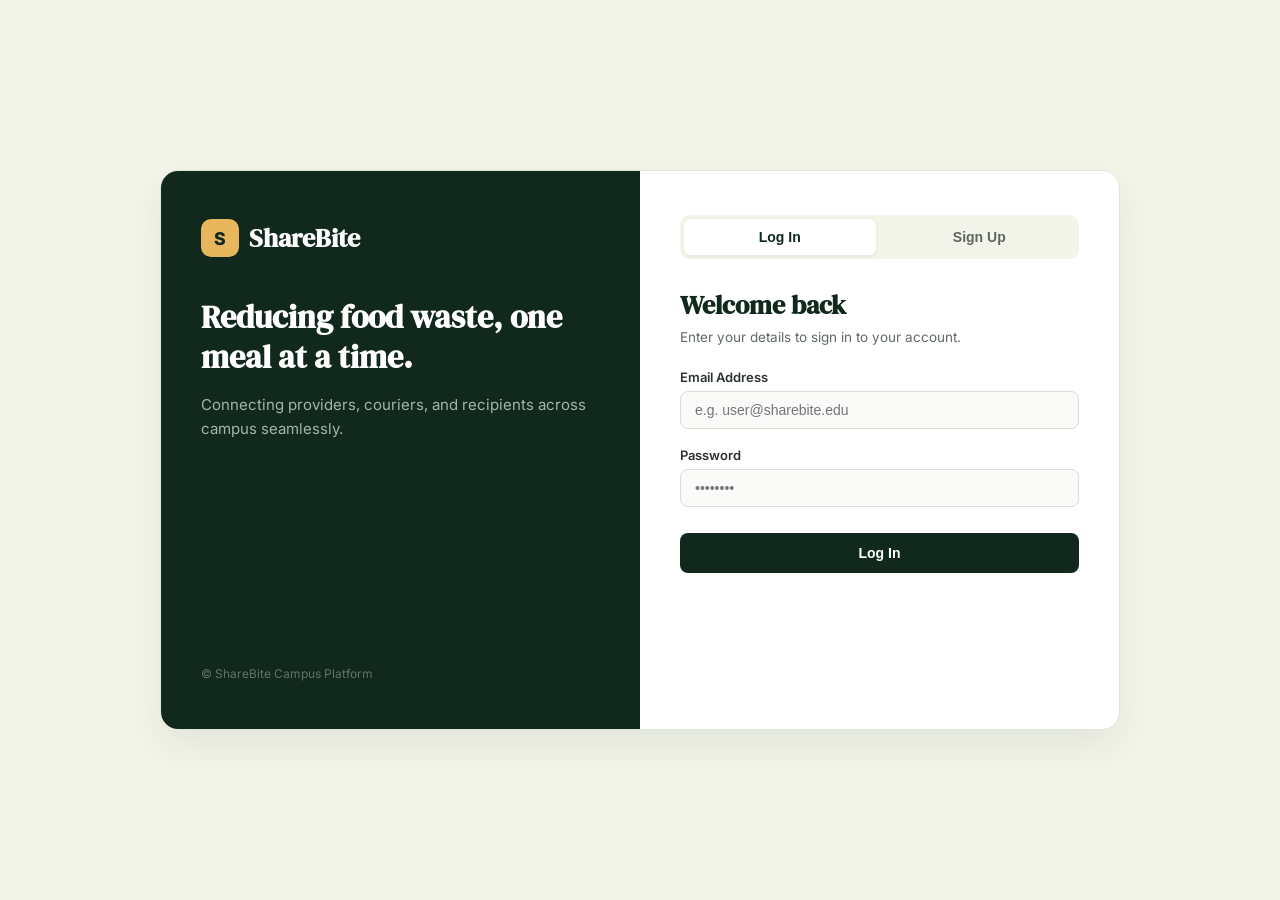
<file: index.html>
<!doctype html>
<html lang="en">
  <head>
    <meta charset="UTF-8" />
    <meta name="viewport" content="width=device-width, initial-scale=1.0" />
    <title>Document</title>
    <script>
      window.location.href = "../LogIn_SignUp/index.html";
    </script>
  </head>
  <body></body>
</html>
</file>
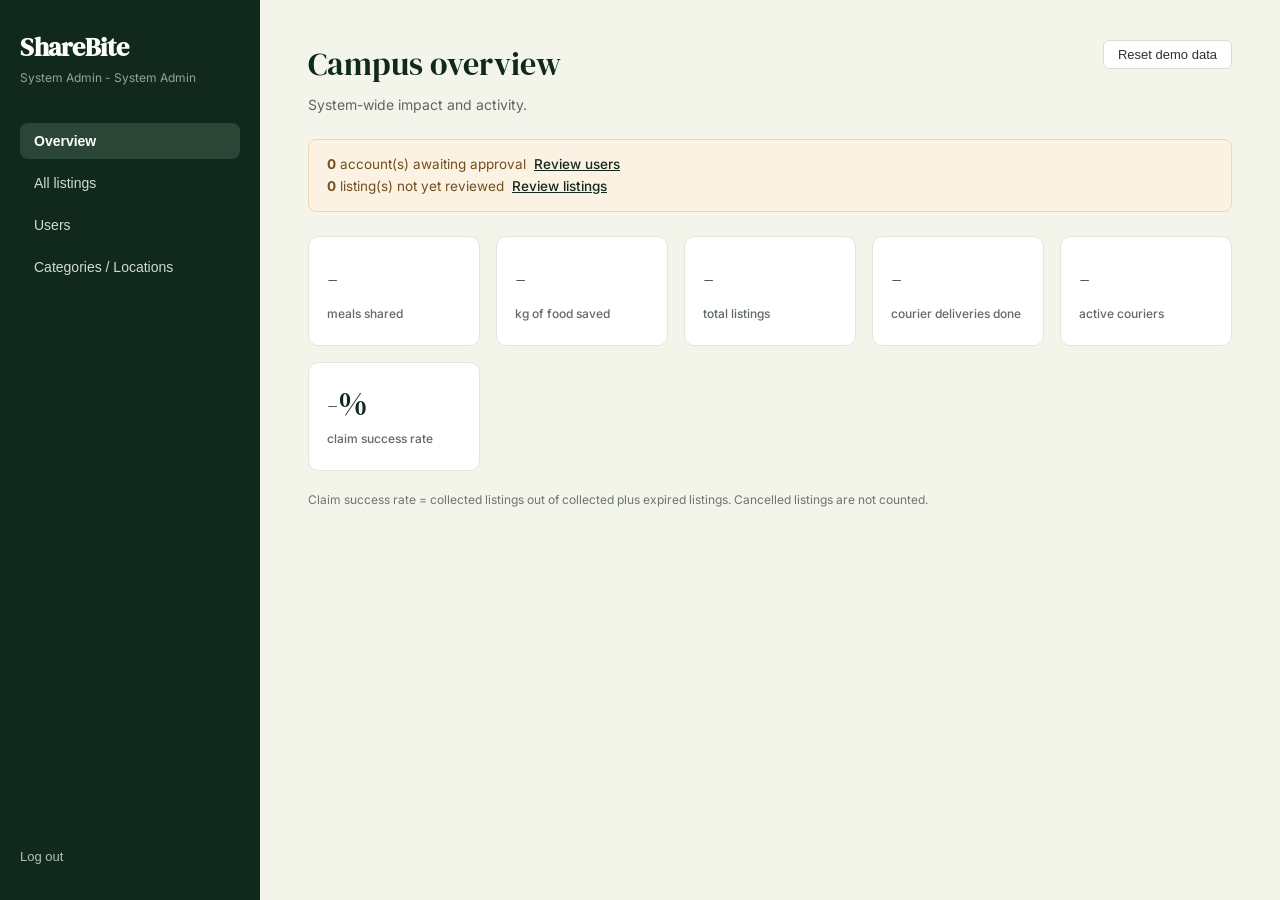
<file: Admin/index.html>
<!doctype html>
<html lang="en">
  <head>
    <meta charset="UTF-8" />
    <meta name="viewport" content="width=device-width, initial-scale=1.0" />
    <title>ShareBite - System Admin Dashboard</title>
    <link rel="preconnect" href="https://fonts.googleapis.com" />
    <link rel="preconnect" href="https://fonts.gstatic.com" crossorigin />
    <link
      href="https://fonts.googleapis.com/css2?family=DM+Serif+Display&family=Inter:wght@400;500;600;700&display=swap"
      rel="stylesheet"
    />
    <link rel="stylesheet" href="style.css" />
  </head>
  <body>
    <!-- sidebar -->
    <div class="sidebar">
      <div class="sidebar-top">
        <div class="brand">ShareBite</div>
        <div class="user-role-info">System Admin - System Admin</div>

        <nav class="nav-menu">
          <button class="nav-btn active" data-tab="overview">Overview</button>
          <button class="nav-btn" data-tab="listings">All listings</button>
          <button class="nav-btn" data-tab="users">Users</button>
          <button class="nav-btn" data-tab="categories">
            Categories / Locations
          </button>
        </nav>
      </div>

      <div class="sidebar-bottom">
        <button class="logout-btn" id="logoutBtn">Log out</button>
      </div>
    </div>

    <!-- main content -->
    <div class="main-content">
      <!-- overview -->
      <section id="tab-overview" class="tab-page active">
        <div class="page-header">
          <div>
            <h1 class="page-title">Campus overview</h1>
            <p class="page-subtitle">System-wide impact and activity.</p>
          </div>
          <button class="btn btn-outline" id="btn-reset-data">
            Reset demo data
          </button>
        </div>

        <!-- alert banner -->
        <div class="alert-banner" id="overview-alert">
          <div id="alert-text">
            <strong id="unapproved-users-count">0</strong> account(s) awaiting
            approval
            <a href="#" class="alert-link" onclick="switchTab('users')"
              >Review users</a
            >
            <br />
            <strong id="unreviewed-listings-count">0</strong> listing(s) not yet
            reviewed
            <a href="#" class="alert-link" onclick="switchTab('listings')"
              >Review listings</a
            >
          </div>
        </div>

        <!-- Key Metrics Cards -->
        <div class="stats-grid">
          <div class="stat-card">
            <div class="stat-value" id="stat-meals">-</div>
            <div class="stat-label">meals shared</div>
          </div>
          <div class="stat-card">
            <div class="stat-value" id="stat-food-kg">-</div>
            <div class="stat-label">kg of food saved</div>
          </div>
          <div class="stat-card">
            <div class="stat-value" id="stat-total-listings">-</div>
            <div class="stat-label">total listings</div>
          </div>
          <div class="stat-card">
            <div class="stat-value" id="stat-deliveries">-</div>
            <div class="stat-label">courier deliveries done</div>
          </div>
          <div class="stat-card">
            <div class="stat-value" id="stat-active-couriers">-</div>
            <div class="stat-label">active couriers</div>
          </div>
          <div class="stat-card">
            <div class="stat-value" id="stat-success-rate">-%</div>
            <div class="stat-label">claim success rate</div>
          </div>
        </div>

        <p class="footnote">
          Claim success rate = collected listings out of collected plus expired
          listings. Cancelled listings are not counted.
        </p>
      </section>

      <!-- listings -->
      <div id="tab-listings" class="tab-page">
        <div class="page-header">
          <div>
            <h1 class="page-title">All listings</h1>
            <p class="page-subtitle">
              Review new listings and cancel anything that breaks the rules.
            </p>
          </div>
        </div>

        <div class="filter-bar">
          <select id="listing-filter-select" class="form-select">
            <option value="all">All listings</option>
            <option value="unreviewed">Unreviewed listings only</option>
            <option value="active">Active/Claimed listings</option>
            <option value="expired">Expired listings</option>
          </select>
        </div>

        <div class="card-table">
          <table class="data-table">
            <tr>
              <th>Item</th>
              <th>Provider</th>
              <th>Portions / kg</th>
              <th>Status</th>
              <th>Review</th>
              <th class="text-right">Actions</th>
            </tr>
            <tbody id="listings-tbody"></tbody>
          </table>
        </div>
      </div>

      <!-- users -->
      <div id="tab-users" class="tab-page">
        <div class="page-header">
          <div>
            <h1 class="page-title">Users</h1>
            <p class="page-subtitle">
              Approve Provider and Courier accounts, deactivate accounts and
              reassign roles.
            </p>
          </div>
        </div>

        <div class="filter-bar">
          <select id="user-filter-select" class="form-select">
            <option value="all">All users</option>
            <option value="unverified">Unverified users</option>
            <option value="providers">Providers</option>
            <option value="couriers">Couriers</option>
            <option value="recipients">Recipients</option>
          </select>
        </div>

        <div class="card-table">
          <table class="data-table">
            <tr>
              <th>Name</th>
              <th>Email</th>
              <th>Role</th>
              <th>Approval</th>
              <th>Account</th>
              <th class="text-right">Actions</th>
            </tr>
            <tbody id="users-tbody"></tbody>
          </table>
        </div>
      </div>

      <!-- categories / locations -->
      <section id="tab-categories" class="tab-page">
        <div class="page-header">
          <div>
            <h1 class="page-title">Categories and locations</h1>
            <p class="page-subtitle">
              Locations are used for both pickup and drop-off. An entry that is
              still in use is hidden instead of deleted.
            </p>
          </div>
        </div>

        <div class="two-column-grid">
          <!-- categories column -->
          <div>
            <h2 class="section-heading">Categories</h2>
            <form id="add-category-form" class="add-inline-form">
              <input
                type="text"
                id="cat-input-name"
                class="form-input"
                placeholder="New category name"
                required
              />
              <button type="submit" class="btn btn-dark">Add</button>
            </form>

            <div class="card-table mt-4">
              <table class="data-table">
                <tr>
                  <th>Name</th>
                  <th>Status</th>
                  <th class="text-right">Actions</th>
                </tr>
                <tbody id="categories-tbody"></tbody>
              </table>
            </div>
          </div>

          <!-- locations column -->
          <div>
            <h2 class="section-heading">Locations</h2>
            <form id="add-location-form" class="add-inline-form">
              <input
                type="text"
                id="loc-input-name"
                class="form-input"
                placeholder="Location name"
                required
              />
              <input
                type="text"
                id="loc-input-building"
                class="form-input"
                placeholder="Building / block"
                required
              />
              <button type="submit" class="btn btn-dark">Add</button>
            </form>

            <div class="card-table mt-4">
              <table class="data-table">
                <tr>
                  <th>Name</th>
                  <th>Building</th>
                  <th>Status</th>
                  <th class="text-right">Actions</th>
                </tr>
                <tbody id="locations-tbody"></tbody>
              </table>
            </div>
          </div>
        </div>
      </section>
    </div>

    <script src="script.js"></script>
  </body>
</html>
</file>
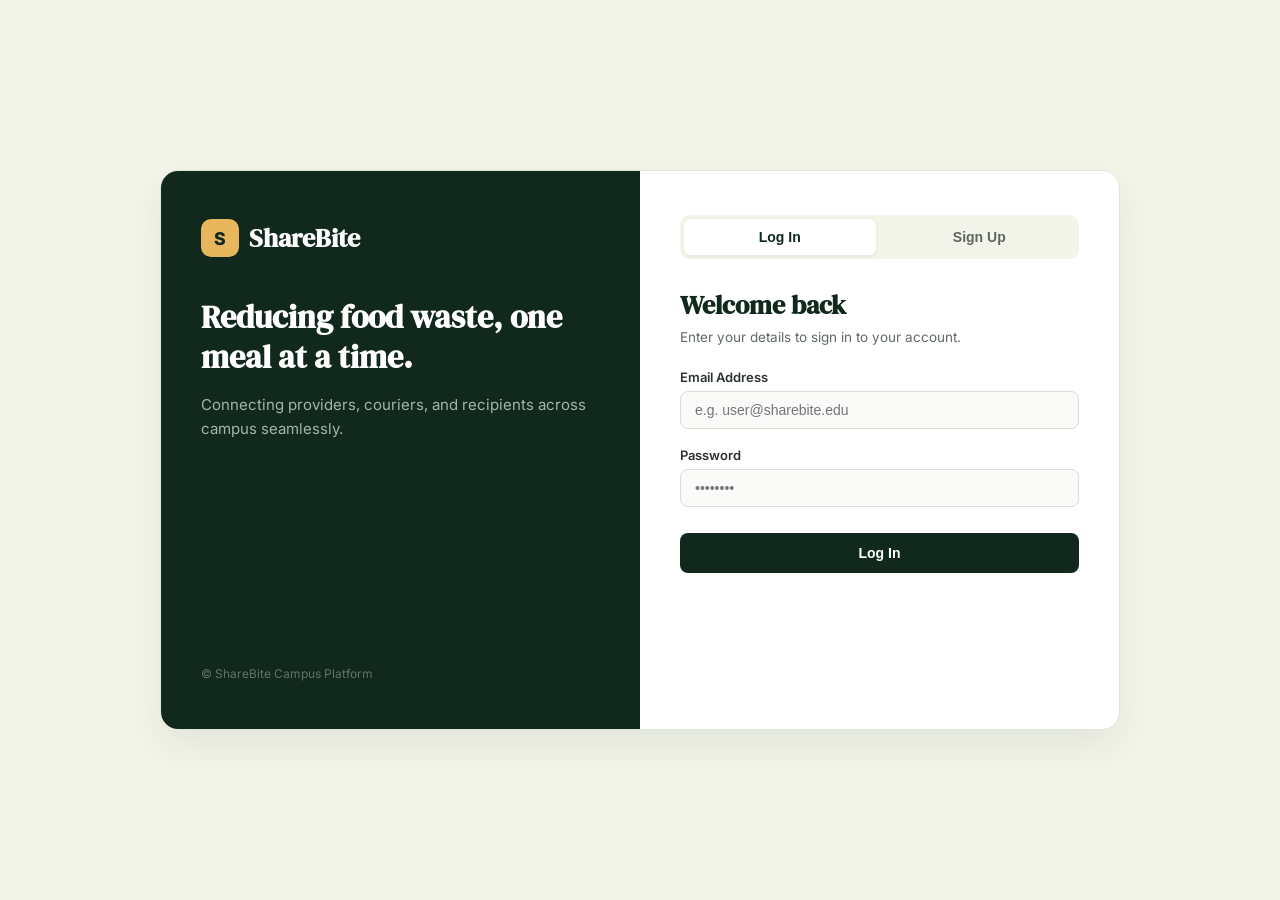
<file: LogIn_SignUp/index.html>
<!doctype html>
<html lang="en">
  <head>
    <meta charset="UTF-8" />
    <meta name="viewport" content="width=device-width, initial-scale=1.0" />
    <title>ShareBite - Login / Sign Up</title>
    <link rel="preconnect" href="https://fonts.googleapis.com" />
    <link rel="preconnect" href="https://fonts.gstatic.com" crossorigin />
    <link
      href="https://fonts.googleapis.com/css2?family=DM+Serif+Display&family=Inter:wght@400;500;600;700&display=swap"
      rel="stylesheet"
    />
    <link rel="stylesheet" href="style.css" />
  </head>
  <body class="auth-page">
    <div class="auth-container">
      <!-- Left Banner Panel -->
      <div class="auth-banner">
        <div class="banner-content">
          <a class="brand" href="#">
            <span class="brand-mark">S</span>
            <span>ShareBite</span>
          </a>
          <h1 class="banner-title">Reducing food waste, one meal at a time.</h1>
          <p class="banner-subtitle">
            Connecting providers, couriers, and recipients across campus
            seamlessly.
          </p>
        </div>
        <div class="banner-footer">
          <span>&copy; ShareBite Campus Platform</span>
        </div>
      </div>

      <!-- Right Form Panel -->
      <div class="auth-card">
        <!-- Tab Navigation -->
        <div class="auth-tabs" role="tablist">
          <button
            type="button"
            class="tab-btn active"
            id="tabLogin"
            role="tab"
            aria-selected="true"
            data-target="loginFormSection"
          >
            Log In
          </button>
          <button
            type="button"
            class="tab-btn"
            id="tabSignup"
            role="tab"
            aria-selected="false"
            data-target="signupFormSection"
          >
            Sign Up
          </button>
        </div>

        <!-- Feedback Alert Message -->
        <div id="authAlert" class="alert-message" hidden></div>

        <!-- LOGIN FORM -->
        <section id="loginFormSection" class="form-section active">
          <div class="form-header">
            <h2>Welcome back</h2>
            <p>Enter your details to sign in to your account.</p>
          </div>

          <form id="loginForm" novalidate>
            <div class="form-group">
              <label for="loginEmail">Email Address</label>
              <input
                type="email"
                id="loginEmail"
                name="email"
                class="form-input"
                placeholder="e.g. user@sharebite.edu"
                required
                autocomplete="email"
              />
            </div>

            <div class="form-group">
              <label for="loginPassword">Password</label>
              <input
                type="password"
                id="loginPassword"
                name="password"
                class="form-input"
                placeholder="••••••••"
                required
                autocomplete="current-password"
              />
            </div>

            <button type="submit" class="btn btn-primary" id="loginSubmitBtn">
              Log In
            </button>
          </form>
        </section>

        <!-- SIGNUP FORM -->
        <section id="signupFormSection" class="form-section">
          <div class="form-header">
            <h2>Create an account</h2>
            <p>Join ShareBite to share or collect food on campus.</p>
          </div>

          <form id="signupForm" novalidate>
            <div class="form-group">
              <label for="signupName">Full Name</label>
              <input
                type="text"
                id="signupName"
                name="name"
                class="form-input"
                placeholder="e.g. Jane Doe"
                required
                autocomplete="name"
              />
            </div>

            <div class="form-group">
              <label for="signupEmail">Email Address</label>
              <input
                type="email"
                id="signupEmail"
                name="email"
                class="form-input"
                placeholder="e.g. jane@sharebite.edu"
                required
                autocomplete="email"
              />
            </div>

            <div class="form-group">
              <label for="signupRole">I want to join as</label>
              <select id="signupRole" name="role" class="form-select" required>
                <option value="recipient">Recipient (Claim food)</option>
                <option value="courier">Green Courier (Deliver food)</option>
                <option value="provider">Food Provider (Share food)</option>
                <option value="admin">System Admin</option>
              </select>
            </div>

            <div class="form-group">
              <label for="signupPassword">Password</label>
              <input
                type="password"
                id="signupPassword"
                name="password"
                class="form-input"
                placeholder="At least 6 characters"
                required
                autocomplete="new-password"
              />
            </div>

            <button type="submit" class="btn btn-primary" id="signupSubmitBtn">
              Create Account
            </button>
          </form>
        </section>
      </div>
    </div>

    <script src="script.js"></script>
  </body>
</html>
</file>
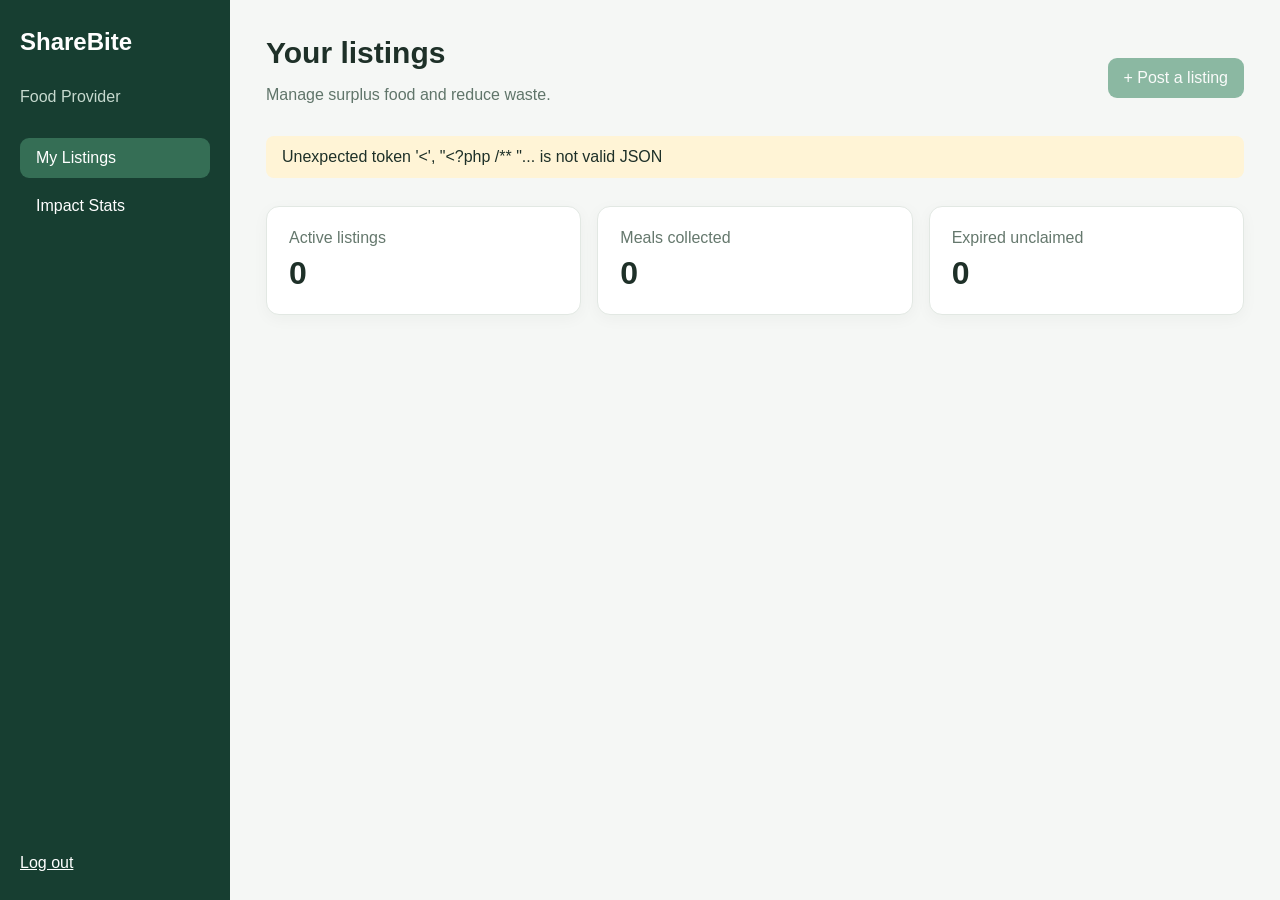
<file: Provider/index.html>
<!doctype html>
<html lang="en">
  <head>
    <meta charset="utf-8" />
    <meta name="viewport" content="width=device-width,initial-scale=1" />
    <title>ShareBite | Food Provider</title>
    <link rel="stylesheet" href="provider.css" defer />
    <script src="provider.js" defer></script>
  </head>
  <body>
    <div class="layout">
      <aside class="sidebar">
        <h1>ShareBite</h1>
        <p>Food Provider</p>
        <nav>
          <button type="button" class="nav active" data-tab="listings">
            My Listings</button
          ><button type="button" class="nav" data-tab="impact">
            Impact Stats
          </button>
        </nav>
        <a href="javascript:void(0);" id="logoutLink">Log out</a>
      </aside>
      <main>
        <header>
          <div>
            <h2 id="pageTitle">Your listings</h2>
            <p id="greeting">Manage surplus food and reduce waste.</p>
          </div>
          <button id="addButton" type="button">+ Post a listing</button>
        </header>
        <p id="message" role="status" aria-live="polite"></p>
        <p id="approval" hidden>
          Admin approval is required before you can post food listings.
        </p>
        <section id="listingsView">
          <div class="stats">
            <article>
              <span>Active listings</span><strong id="active">0</strong>
            </article>
            <article>
              <span>Meals collected</span><strong id="meals">0</strong>
            </article>
            <article>
              <span>Expired unclaimed</span><strong id="expired">0</strong>
            </article>
          </div>
          <div id="cards" class="cards"></div>
        </section>
        <section id="impactView" hidden>
          <div class="stats">
            <article>
              <span>Meals shared</span><strong id="impactMeals">0</strong>
            </article>
            <article>
              <span>Food saved (kg)</span><strong id="weight">0</strong>
            </article>
          </div>
          <p>Impact is calculated from collected listings.</p>
        </section>
      </main>
    </div>
    <dialog id="editor">
      <form id="listingForm">
        <div class="modalTop">
          <h2 id="formHeading">Post a listing</h2>
          <button type="button" id="closeDialog" class="secondary">
            Close
          </button>
        </div>
        <input type="hidden" id="listingId" /><label
          >Food description<input
            id="title"
            maxlength="150"
            required
            placeholder="e.g. Rice and vegetables" /></label
        ><label
          >Portions<input
            id="portions"
            type="number"
            min="1"
            step="1"
            required /></label
        ><label
          >Estimated food weight (kg)<input
            id="kg"
            type="number"
            min="0.01"
            max="9999.99"
            step="0.01"
            required /></label
        ><label>Category<select id="category" required></select></label
        ><label>Pickup location<select id="location" required></select></label
        ><label
          >Expiry / pickup deadline<input
            id="expiry"
            type="datetime-local"
            required /></label
        ><label class="check"
          ><input type="checkbox" id="courier" /> Courier delivery
          available</label
        ><button type="submit">Save listing</button>
      </form>
    </dialog>
    <dialog id="verifyDialog">
      <form id="verifyForm">
        <h2>Confirm self-pickup</h2>
        <p>Enter the claim code shown by the recipient.</p>
        <input type="hidden" id="verifyId" /><label
          >Claim code<input
            id="claimCode"
            maxlength="10"
            required
            autocomplete="off"
        /></label>
        <div class="actions">
          <button type="button" id="closeVerify" class="secondary">Close</button
          ><button type="submit">Confirm collection</button>
        </div>
      </form>
    </dialog>
  </body>
</html>
</file>
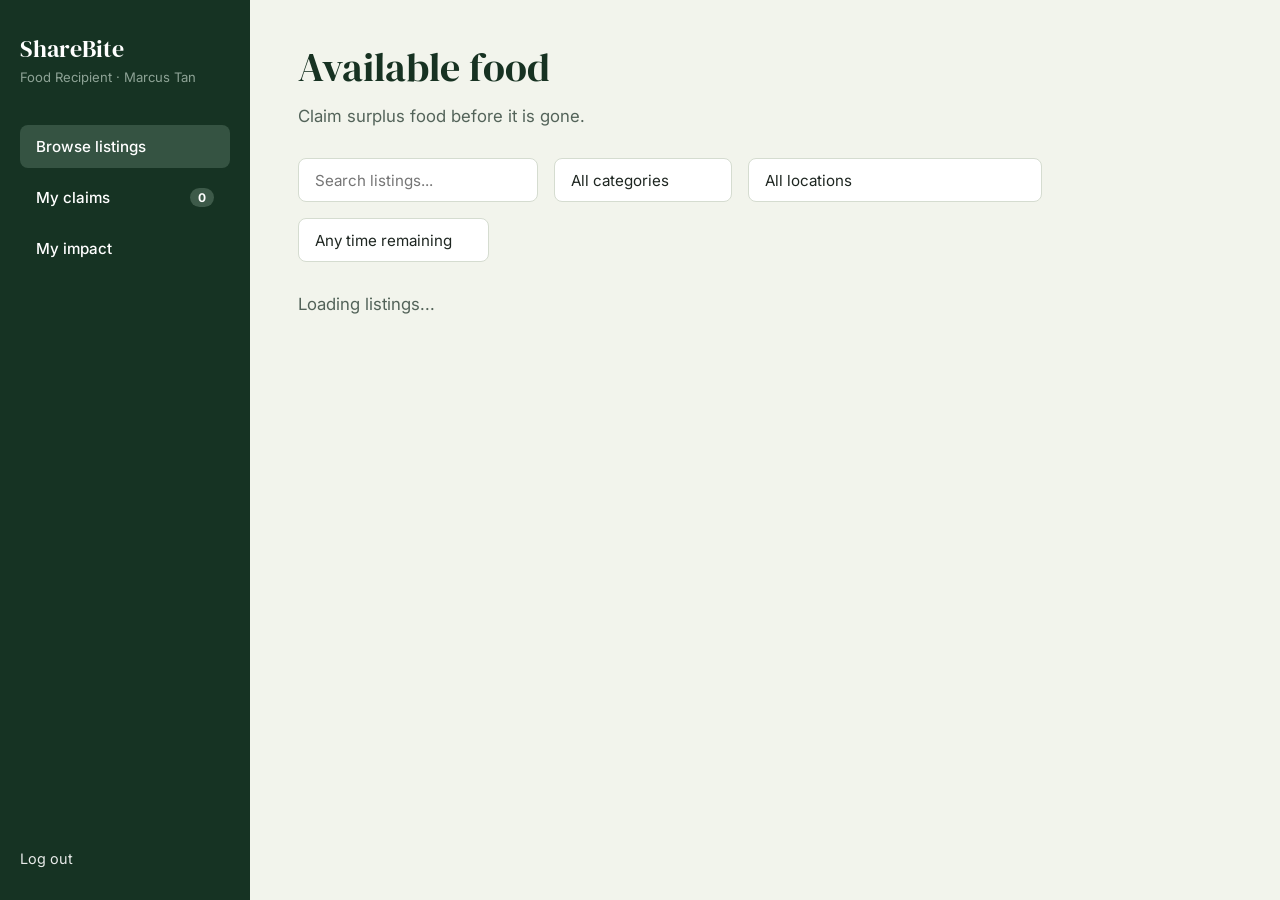
<file: Recipient/index.html>
<!doctype html>
<html lang="en">
  <head>
    <meta charset="UTF-8" />
    <meta name="viewport" content="width=device-width, initial-scale=1.0" />
    <title>ShareBite - Food Recipient</title>
    <link rel="preconnect" href="https://fonts.googleapis.com" />
    <link rel="preconnect" href="https://fonts.gstatic.com" crossorigin />
    <link
      href="https://fonts.googleapis.com/css2?family=DM+Serif+Display&family=Inter:wght@400;500;600;700&display=swap"
      rel="stylesheet"
    />
    <link rel="stylesheet" href="styles.css" />
  </head>
  <body>
    <!-- Sidebar -->
    <aside class="sidebar">
      <div class="brand">
        <div class="logo">ShareBite</div>
        <div class="user-role">Food Recipient · Marcus Tan</div>
      </div>

      <nav class="nav-menu">
        <a
          href="javascript:void(0);"
          class="nav-item active"
          data-view="browse-view"
          >Browse listings</a
        >
        <a href="javascript:void(0);" class="nav-item" data-view="claims-view"
          >My claims <span class="badge" id="claims-count">0</span></a
        >
        <a href="javascript:void(0);" class="nav-item" data-view="impact-view"
          >My impact</a
        >
      </nav>

      <div class="sidebar-footer">
        <a href="javascript:void(0);" id="logout-link" class="logout-btn"
          >Log out</a
        >
      </div>
    </aside>

    <!-- Main Content Area -->
    <main class="main-content">
      <!-- VIEW 1: BROWSE LISTINGS -->
      <section id="browse-view" class="view-section active-view">
        <header class="header">
          <h1 class="page-title">Available food</h1>
          <p class="subtitle">Claim surplus food before it is gone.</p>
        </header>

        <div class="filters-bar">
          <div class="search-box">
            <input
              type="text"
              id="search-input"
              placeholder="Search listings..."
            />
          </div>

          <div class="select-box">
            <select id="category-filter">
              <option value="all">All categories</option>
              <option value="cooked meals">Cooked meals</option>
              <option value="bakery">Bakery</option>
              <option value="fruit & veg">Fruit & veg</option>
              <option value="packaged snacks">Packaged snacks</option>
              <option value="beverages">Beverages</option>
            </select>
          </div>

          <div class="select-box">
            <select id="location-filter">
              <option value="all">All locations</option>
              <option value="cafeteria a">Cafeteria A (Block A)</option>
              <option value="cafeteria b">Cafeteria B (Block C)</option>
              <option value="library entrance">
                Library entrance (Library)
              </option>
              <option value="block d lobby">Block D lobby (Block D)</option>
              <option value="sports complex">
                Sports complex (Sports Complex)
              </option>
              <option value="hostel lobby">
                Hostel lobby (Hostel Block 2)
              </option>
            </select>
          </div>

          <div class="select-box">
            <select id="time-filter">
              <option value="all">Any time remaining</option>
              <option value="under-1h">Under 1 hour</option>
              <option value="under-3h">Under 3 hours</option>
              <option value="more-3h">More than 3 hours</option>
            </select>
          </div>
        </div>

        <div class="cards-grid" id="cards-grid">
          <p class="subtitle">Loading listings...</p>
        </div>
      </section>

      <!-- VIEW 2: MY CLAIMS -->
      <section id="claims-view" class="view-section">
        <header class="header">
          <h1 class="page-title">My claims</h1>
          <p class="subtitle">
            Show your claim code at handoff. Track courier deliveries live.
          </p>
        </header>

        <div class="cards-grid" id="claims-grid">
          <p class="subtitle">Loading claims...</p>
        </div>
      </section>

      <!-- VIEW 3: MY IMPACT -->
      <section id="impact-view" class="view-section">
        <header class="header">
          <h1 class="page-title">My impact</h1>
          <p class="subtitle">Food you have helped rescue from the bin.</p>
        </header>

        <div class="impact-grid">
          <div class="impact-card">
            <div class="impact-number" id="impact-pickups">0</div>
            <div class="impact-label">pickups completed</div>
          </div>
          <div class="impact-card">
            <div class="impact-number" id="impact-meals">0</div>
            <div class="impact-label">meals rescued</div>
          </div>
          <div class="impact-card">
            <div class="impact-number" id="impact-kg">0</div>
            <div class="impact-label">kg of food rescued</div>
          </div>
        </div>
      </section>
    </main>

    <div id="toast" class="toast"></div>

    <script src="script.js"></script>
  </body>
</html>
</file>
<file: Admin/style.css>
/* Base or Default style */
* {
  box-sizing: border-box;
  margin: 0;
  padding: 0;
}

body {
  font-family:
    "Inter",
    -apple-system,
    BlinkMacSystemFont,
    "Segoe UI",
    Roboto,
    Helvetica,
    Arial,
    sans-serif;
  background-color: #f4f5ea;
  color: #2c332d;
  display: flex;
  min-height: 100vh;
  font-size: 14px;
  line-height: 1.5;
}

/* sidebar */
.sidebar {
  width: 260px;
  background-color: #11291d;
  color: #e5eae3;
  display: flex;
  flex-direction: column;
  justify-content: space-between;
  padding: 28px 20px;
  /* flex-shrink: 0; */
  /* min-height: 100vh; */
  height: 100vh;
}

.brand {
  font-family: "DM Serif Display", Georgia, serif;
  font-size: 26px;
  font-weight: 700;
  color: #ffffff;
  letter-spacing: -0.3px;
  margin-bottom: 2px;
}

.user-role-info {
  font-size: 12px;
  color: #92a497;
  margin-bottom: 36px;
}

.nav-menu {
  display: flex;
  flex-direction: column;
  gap: 6px;
}

.nav-btn {
  background: transparent;
  border: none;
  color: #d1dad3;
  text-align: left;
  padding: 10px 14px;
  border-radius: 8px;
  font-size: 14px;
  font-weight: 500;
  cursor: pointer;
  transition: all 0.15s ease;
}

.nav-btn:hover {
  background-color: rgba(255, 255, 255, 0.08);
  color: #ffffff;
}

.nav-btn.active {
  background-color: #2b4536;
  color: #ffffff;
  font-weight: 600;
}

.logout-btn {
  background: transparent;
  border: none;
  color: #b3c2b7;
  font-size: 13px;
  cursor: pointer;
  padding: 8px 0;
  transition: color 0.15s ease;
}

.logout-btn:hover {
  color: #ffffff;
}
/* main content */
.main-content {
  flex: 1;
  padding: 40px 48px;
  max-width: 1380px;
  overflow-x: auto;
}

.tab-page {
  display: none;
}

.tab-page.active {
  display: block;
}

.page-header {
  display: flex;
  justify-content: space-between;
  align-items: flex-start;
  margin-bottom: 24px;
}

.page-title {
  font-family: "DM Serif Display", Georgia, serif;
  font-size: 32px;
  font-weight: 400;
  color: #11291d;
  margin-bottom: 6px;
}

.page-subtitle {
  color: #5d675f;
  font-size: 14px;
}

.section-heading {
  font-family: "DM Serif Display", Georgia, serif;
  font-size: 20px;
  color: #11291d;
  margin-bottom: 12px;
}

/* buttons */
.btn {
  display: inline-flex;
  align-items: center;
  justify-content: center;
  padding: 6px 14px;
  border-radius: 6px;
  font-size: 13px;
  font-weight: 500;
  cursor: pointer;
  border: 1px solid transparent;
  transition: all 0.15s ease;
}

.btn-dark {
  background-color: #11291d;
  color: #ffffff;
}

.btn-dark:hover {
  background-color: #1b3d2c;
}

.btn-outline {
  background-color: #ffffff;
  border-color: #d8ded4;
  color: #2c332d;
}

.btn-outline:hover {
  background-color: #f9faf7;
  border-color: #bec7b9;
}

.btn-danger {
  background-color: #bb3825;
  color: #ffffff;
}

.btn-danger:hover {
  background-color: #9c2d1d;
}

.btn-sm {
  padding: 4px 10px;
  font-size: 12px;
}

/* form */
.form-select,
.form-input {
  background-color: #ffffff;
  border: 1px solid #d8ded4;
  border-radius: 6px;
  padding: 8px 12px;
  font-size: 13px;
  color: #2c332d;
  outline: none;
  transition: border-color 0.15s ease;
}

.form-select:focus,
.form-input:focus {
  border-color: #11291d;
}

.filter-bar {
  margin-bottom: 20px;
}

#listing-filter-select,
#user-filter-select {
  width: 280px;
}

.add-inline-form {
  display: flex;
  gap: 8px;
  flex-wrap: wrap;
}

.add-inline-form .form-input {
  flex: 1;
  min-width: 140px;
}

/* alert */
.alert-banner {
  background-color: #fbf2e3;
  border: 1px solid #ebd7b3;
  color: #724f1c;
  padding: 14px 18px;
  border-radius: 8px;
  margin-bottom: 24px;
  font-size: 13.5px;
  line-height: 1.6;
}

.alert-link {
  color: #11291d;
  text-decoration: underline;
  font-weight: 500;
  margin-left: 4px;
  cursor: pointer;
}

/* stats */
.stats-grid {
  display: grid;
  grid-template-columns: repeat(auto-fill, minmax(170px, 1fr));
  gap: 16px;
  margin-bottom: 20px;
}

.stat-card {
  background: #ffffff;
  border: 1px solid #e2e7dd;
  border-radius: 10px;
  padding: 22px 18px;
  display: flex;
  flex-direction: column;
}

.stat-value {
  font-family: "DM Serif Display", Georgia, serif;
  font-size: 34px;
  color: #11291d;
  line-height: 1.1;
  margin-bottom: 8px;
}

.stat-label {
  font-size: 12px;
  color: #606b62;
  font-weight: 500;
}

.footnote {
  color: #6b766d;
  font-size: 12px;
}

/* tables */
.card-table {
  background-color: #ffffff;
  border: 1px solid #e1e6db;
  border-radius: 10px;
  overflow: hidden;
}

.data-table {
  width: 100%;
  border-collapse: collapse;
  text-align: left;
}

.data-table th {
  padding: 12px 16px;
  font-size: 12px;
  font-weight: 600;
  color: #616c63;
  border-bottom: 1px solid #e8ece3;
  background-color: #fafbf8;
}

.data-table td {
  padding: 14px 16px;
  border-bottom: 1px solid #edf0ea;
  vertical-align: middle;
  font-size: 13.5px;
}

.data-table tr:last-child td {
  border-bottom: none;
}

.cell-subtext {
  font-size: 12px;
  color: #727e74;
  margin-top: 2px;
}

.actions-cell {
  display: flex;
  gap: 6px;
  justify-content: flex-end;
  align-items: center;
}

.text-right {
  text-align: right;
}

.mt-4 {
  margin-top: 16px;
}

/* badges */
.badge {
  display: inline-block;
  padding: 3px 10px;
  border-radius: 12px;
  font-size: 11.5px;
  font-weight: 500;
  text-transform: lowercase;
}

.badge-active,
.badge-verified,
.badge-approved {
  background-color: #d8ebd9;
  color: #1f562b;
}

.badge-unreviewed,
.badge-unverified {
  background-color: #f7e8ce;
  color: #7e5313;
}

.badge-expired {
  background-color: #fcdbd8;
  color: #92281e;
}

.badge-claimed {
  background-color: #d6f2f0;
  color: #105952;
}

.badge-collected {
  background-color: #e2f0d9;
  color: #275d1d;
}

.badge-deactivated,
.badge-hidden,
.badge-cancelled {
  background-color: #e3e6e1;
  color: #5c665e;
}

/* layouts */
.two-column-grid {
  display: grid;
  grid-template-columns: 1fr 1fr;
  gap: 28px;
}

@media (max-width: 900px) {
  body {
    flex-direction: column;
  }
  .sidebar {
    width: 100%;
    height: auto;
  }
  .two-column-grid {
    grid-template-columns: 1fr;
  }
}
</file>
<file: LogIn_SignUp/style.css>
* {
  box-sizing: border-box;
  margin: 0;
  padding: 0;
}

body.auth-page {
  font-family:
    "Inter",
    -apple-system,
    BlinkMacSystemFont,
    "Segoe UI",
    Roboto,
    Helvetica,
    Arial,
    sans-serif;
  background-color: #f4f5ea;
  color: #2c332d;
  display: flex;
  align-items: center;
  justify-content: center;
  min-height: 100vh;
  padding: 20px;
}

.auth-container {
  display: flex;
  width: 100%;
  max-width: 960px;
  min-height: 560px;
  background-color: #ffffff;
  border-radius: 18px;
  overflow: hidden;
  box-shadow: 0 16px 40px rgba(17, 41, 29, 0.08);
  border: 1px solid #e1e6db;
}

/* Left Banner Styling */
.auth-banner {
  flex: 1;
  background-color: #11291d;
  color: #e5eae3;
  padding: 48px 40px;
  display: flex;
  flex-direction: column;
  justify-content: space-between;
  position: relative;
}

.brand {
  display: flex;
  align-items: center;
  gap: 10px;
  text-decoration: none;
  font-family: "DM Serif Display", Georgia, serif;
  font-size: 26px;
  font-weight: 700;
  color: #ffffff;
  margin-bottom: 40px;
}

.brand-mark {
  display: inline-grid;
  place-items: center;
  width: 38px;
  height: 38px;
  border-radius: 10px;
  background: #e7b65d;
  color: #11291d;
  font-family: "Inter", sans-serif;
  font-weight: 800;
  font-size: 1.1rem;
}

.banner-title {
  font-family: "DM Serif Display", Georgia, serif;
  font-size: 32px;
  line-height: 1.25;
  color: #ffffff;
  margin-bottom: 16px;
}

.banner-subtitle {
  font-size: 15px;
  color: #a4b5a8;
  line-height: 1.6;
}

.banner-footer {
  font-size: 12px;
  color: #617366;
}

/* Right Form Card Styling */
.auth-card {
  flex: 1;
  padding: 44px 40px;
  display: flex;
  flex-direction: column;
}

.auth-tabs {
  display: flex;
  gap: 8px;
  background-color: #f4f5ea;
  padding: 4px;
  border-radius: 10px;
  margin-bottom: 28px;
}

.tab-btn {
  flex: 1;
  padding: 10px;
  border: none;
  background: transparent;
  color: #5d675f;
  font-size: 14px;
  font-weight: 600;
  border-radius: 7px;
  cursor: pointer;
  transition: all 0.2s ease;
}

.tab-btn.active {
  background-color: #ffffff;
  color: #11291d;
  box-shadow: 0 2px 6px rgba(0, 0, 0, 0.06);
}

.form-section {
  display: none;
}

.form-section.active {
  display: block;
}

.form-header {
  margin-bottom: 24px;
}

.form-header h2 {
  font-family: "DM Serif Display", Georgia, serif;
  font-size: 26px;
  color: #11291d;
  margin-bottom: 6px;
}

.form-header p {
  font-size: 13.5px;
  color: #606b62;
}

.form-group {
  margin-bottom: 18px;
}

.form-group label {
  display: block;
  font-size: 13px;
  font-weight: 600;
  color: #2c332d;
  margin-bottom: 6px;
}

.form-input,
.form-select {
  width: 100%;
  padding: 10px 14px;
  border: 1px solid #d8ded4;
  border-radius: 8px;
  font-size: 14px;
  color: #2c332d;
  background-color: #fafbf8;
  outline: none;
  transition:
    border-color 0.15s ease,
    box-shadow 0.15s ease;
}

.form-input:focus,
.form-select:focus {
  border-color: #11291d;
  background-color: #ffffff;
  box-shadow: 0 0 0 3px rgba(17, 41, 29, 0.1);
}

.btn {
  width: 100%;
  padding: 12px;
  border-radius: 8px;
  font-size: 14px;
  font-weight: 600;
  cursor: pointer;
  border: none;
  transition: all 0.15s ease;
  margin-top: 8px;
}

.btn-primary {
  background-color: #11291d;
  color: #ffffff;
}

.btn-primary:hover {
  background-color: #1b3d2c;
}

.btn:disabled {
  opacity: 0.65;
  cursor: not-allowed;
}

/* Alert Banner */
.alert-message {
  padding: 12px 16px;
  border-radius: 8px;
  font-size: 13.5px;
  margin-bottom: 20px;
  line-height: 1.45;
}

.alert-message.error {
  background-color: #fcdbd8;
  border: 1px solid #f2b3ad;
  color: #92281e;
}

.alert-message.success {
  background-color: #d8ebd9;
  border: 1px solid #b2dbb5;
  color: #1f562b;
}

@media (max-width: 768px) {
  .auth-container {
    flex-direction: column;
  }
  .auth-banner {
    padding: 32px 24px;
  }
  .auth-card {
    padding: 32px 24px;
  }
}
</file>
<file: Provider/provider.css>
* {
  box-sizing: border-box;
}
body {
  margin: 0;
  font-family: Arial, sans-serif;
  background: #f5f7f5;
  color: #1e3028;
}
.layout {
  display: flex;
  min-height: 100vh;
}
.sidebar {
  background: #173e31;
  color: white;
  width: 230px;
  padding: 28px 20px;
  display: flex;
  flex-direction: column;
  gap: 16px;
}
.sidebar h1 {
  margin: 0;
}
.sidebar p {
  color: #c6d9ce;
}
.sidebar nav {
  display: grid;
  gap: 8px;
}
.nav {
  background: transparent;
  color: white;
  text-align: left;
}
.nav.active,
.nav:hover {
  background: #356e55;
}
.sidebar a {
  color: white;
  margin-top: auto;
}
main {
  flex: 1;
  padding: 36px;
  min-width: 0;
}
header {
  display: flex;
  justify-content: space-between;
  align-items: center;
  gap: 20px;
  flex-wrap: wrap;
}
header h2 {
  font-size: 30px;
  margin: 0;
}
header p {
  color: #60756a;
}
button {
  background: #247b52;
  color: white;
  border: 0;
  border-radius: 9px;
  padding: 11px 16px;
  cursor: pointer;
  font: inherit;
}
button:hover {
  filter: brightness(0.94);
}
button:disabled {
  opacity: 0.5;
  cursor: not-allowed;
}
.secondary {
  background: #e8ede9;
  color: #21392d;
}
.stats {
  display: grid;
  grid-template-columns: repeat(3, minmax(0, 1fr));
  gap: 16px;
  margin: 28px 0;
}
.stats article,
.card {
  background: white;
  border: 1px solid #e2e8e3;
  border-radius: 13px;
  padding: 22px;
  box-shadow: 0 4px 16px #10281a0a;
}
.stats span {
  display: block;
  color: #65786d;
}
.stats strong {
  display: block;
  font-size: 32px;
  margin-top: 8px;
}
.cards {
  display: grid;
  grid-template-columns: repeat(auto-fill, minmax(260px, 1fr));
  gap: 18px;
}
.card h3 {
  margin: 8px 0;
}
.card p {
  color: #53685b;
}
.card .status {
  display: inline-block;
  padding: 5px 10px;
  background: #e3f3e8;
  border-radius: 30px;
  font-size: 12px;
  text-transform: capitalize;
}
.actions {
  display: flex;
  flex-wrap: wrap;
  gap: 8px;
  margin-top: 18px;
}
#message:not(:empty),
#approval {
  padding: 12px 16px;
  background: #fff4d6;
  border-radius: 8px;
}
dialog {
  border: 0;
  border-radius: 16px;
  padding: 26px;
  width: min(94vw, 500px);
  box-shadow: 0 16px 60px #0003;
}
dialog::backdrop {
  background: #0008;
}
form {
  display: grid;
  gap: 15px;
}
form label {
  display: grid;
  gap: 7px;
  font-weight: 600;
}
input,
select {
  font: inherit;
  border: 1px solid #cbd7ce;
  border-radius: 8px;
  padding: 11px;
  width: 100%;
}
.check {
  display: flex;
  align-items: center;
}
.check input {
  width: auto;
}
.modalTop {
  display: flex;
  align-items: center;
  justify-content: space-between;
}
.modalTop h2 {
  margin: 0;
}
[hidden] {
  display: none !important;
}
@media (max-width: 720px) {
  .layout {
    display: block;
  }
  .sidebar {
    width: auto;
    padding: 18px;
  }
  .sidebar nav {
    display: flex;
  }
  .sidebar a {
    margin-top: 0;
  }
  main {
    padding: 20px;
  }
  .stats {
    grid-template-columns: 1fr;
  }
  header h2 {
    font-size: 25px;
  }
}
</file>
<file: Recipient/styles.css>
:root {
  --sidebar-bg: #163323;
  --sidebar-text: #ffffff;
  --sidebar-subtext: #8ea396;
  --sidebar-active-bg: #355342;
  --bg-main: #f2f4ec;
  --card-header-bg: #f7edda;
  --card-bg: #fcfdfa;
  --card-border: #e6ebd8;
  --category-title-color: #b58232;
  --text-dark: #1e2621;
  --text-muted: #536359;
  --btn-green: #1d432c;
  --tag-bg: #e5ebf7;
  --tag-text: #455a87;
  --pending-bg: #f2e3c6;
  --pending-text: #705315;
  --confirmed-bg: #e1f0e3;
  --confirmed-text: #225c2e;
  --font-serif: 'DM Serif Display', Georgia, serif;
  --font-sans: 'Inter', -apple-system, BlinkMacSystemFont, "Segoe UI", Roboto, sans-serif;
}

* {
  box-sizing: border-box;
  margin: 0;
  padding: 0;
}

body {
  font-family: var(--font-sans);
  background-color: var(--bg-main);
  color: var(--text-dark);
  display: flex;
  min-height: 100vh;
  -webkit-font-smoothing: antialiased;
}

.sidebar {
  width: 250px;
  background-color: var(--sidebar-bg);
  color: var(--sidebar-text);
  display: flex;
  flex-direction: column;
  padding: 32px 20px;
  flex-shrink: 0;
  position: sticky;
  top: 0;
  height: 100vh;
  box-sizing: border-box;
}

.brand {
  margin-bottom: 40px;
}

.logo {
  font-family: var(--font-serif);
  font-size: 1.5rem;
  font-weight: 400;
  margin-bottom: 4px;
}

.user-role {
  font-size: 0.82rem;
  color: var(--sidebar-subtext);
}

.nav-menu {
  display: flex;
  flex-direction: column;
  gap: 8px;
  flex-grow: 1;
}

.nav-item {
  color: var(--sidebar-text) !important;
  text-decoration: none;
  padding: 12px 16px;
  border-radius: 8px;
  font-size: 0.95rem;
  font-weight: 500;
  transition: background-color 0.2s;
  display: flex;
  justify-content: space-between;
  align-items: center;
}

.nav-item:hover {
  background-color: rgba(255, 255, 255, 0.05);
}

.nav-item.active {
  background-color: var(--sidebar-active-bg);
}

.badge {
  background: #3d5a49;
  color: #fff;
  font-size: 0.75rem;
  padding: 2px 8px;
  border-radius: 12px;
  font-weight: 700;
}

.sidebar-footer {
  margin-top: auto;
  padding-top: 20px;
}

.logout-btn {
  color: var(--sidebar-text);
  text-decoration: none;
  font-size: 0.9rem;
  opacity: 0.9;
}

.view-section {
  display: none;
}

.view-section.active-view {
  display: block;
}

.main-content {
  flex-grow: 1;
  padding: 40px 48px;
  max-width: 1280px;
}

.header {
  margin-bottom: 32px;
}

.page-title {
  font-family: var(--font-serif);
  font-size: 2.5rem;
  font-weight: 400;
  color: #173222;
  margin-bottom: 12px;
}

.subtitle {
  color: var(--text-muted);
  font-size: 1.05rem;
}

.filters-bar {
  display: flex;
  gap: 16px;
  margin-bottom: 32px;
  flex-wrap: wrap;
}

.search-box input,
.select-box select {
  height: 44px;
  padding: 0 16px;
  border-radius: 8px;
  border: 1px solid #d5dcd0;
  background-color: #ffffff;
  font-family: var(--font-sans);
  font-size: 0.95rem;
  color: var(--text-dark);
  outline: none;
}

.search-box input { width: 240px; }

.select-box select {
  cursor: pointer;
  padding-right: 36px;
  appearance: none;
  background-image: url("data:image/svg+xml,%3Csvg xmlns='http://www.w3.org/2000/svg' width='16' height='16' viewBox='0 0 24 24' fill='none' stroke='%3C33333' stroke-width='2' stroke-linecap='round' stroke-linejoin='round'%3E%3Cpolyline points='6 9 12 15 18 9'%3E%3C/polyline%3E%3C/svg%3E");
  background-repeat: no-repeat;
  background-position: right 12px center;
}

.cards-grid {
  display: grid;
  grid-template-columns: repeat(auto-fill, minmax(280px, 1fr));
  gap: 24px;
}

.card {
  background-color: var(--card-bg);
  border-radius: 12px;
  overflow: hidden;
  border: 1px solid var(--card-border);
  display: flex;
  flex-direction: column;
}

.card-header {
  background-color: var(--card-header-bg);
  height: 140px;
  display: flex;
  align-items: center;
  justify-content: center;
}

.category-title {
  font-family: var(--font-serif);
  font-size: 2rem;
  color: var(--category-title-color);
  font-weight: 400;
}

.card-body {
  padding: 24px;
  display: flex;
  flex-direction: column;
  flex-grow: 1;
}

.item-title {
  font-size: 1.1rem;
  font-weight: 700;
  margin-bottom: 12px;
}

.item-meta {
  font-size: 0.88rem;
  color: var(--text-muted);
  margin-bottom: 6px;
  line-height: 1.4;
}

.time-highlight { font-weight: 700; color: var(--text-dark); }

.tag-container { margin: 12px 0 8px 0; }
.tag {
  background-color: var(--tag-bg);
  color: var(--tag-text);
  font-size: 0.78rem;
  padding: 6px 12px;
  border-radius: 16px;
  display: inline-block;
}

.card-footer {
  margin-top: auto;
  padding-top: 16px;
  display: flex;
  align-items: center;
  gap: 8px;
}

.claim-btn, .btn-dark {
  background-color: var(--btn-green);
  color: #ffffff;
  border: none;
  padding: 8px 16px;
  border-radius: 6px;
  font-size: 0.9rem;
  font-weight: 600;
  cursor: pointer;
}

.claim-btn.claimed { background-color: #536359; }

.btn-action {
  padding: 6px 12px;
  border-radius: 6px;
  font-size: 0.82rem;
  font-weight: 600;
  text-decoration: none !important;
  transition: all 0.2s ease;
  display: inline-block;
}

.btn-edit {
  background-color: #eaf0eb;
  color: #1d432c !important;
  border: 1px solid #c8d8cc;
}

.btn-edit:hover {
  background-color: #d8e5db;
  color: #11281a !important;
}

.btn-delete {
  background-color: #fce8e8;
  color: #c93b3b !important;
  border: 1px solid #f7c6c6;
}

.btn-delete:hover {
  background-color: #f9d2d2;
  color: #a82727 !important;
}

.claim-card {
  background-color: var(--card-bg);
  border: 1px solid var(--card-border);
  border-radius: 12px;
  padding: 24px;
  display: flex;
  flex-direction: column;
}

.claim-item-title {
  font-family: var(--font-serif);
  font-size: 1.5rem;
  font-weight: 400;
  color: #173222;
  margin-bottom: 6px;
}

.claim-meta {
  font-size: 0.95rem;
  color: var(--text-muted);
  margin-bottom: 16px;
}

.status-badge {
  display: inline-block;
  align-self: flex-start;
  padding: 4px 12px;
  border-radius: 12px;
  font-size: 0.82rem;
  font-weight: 600;
  margin-bottom: 16px;
}

.status-badge.pending {
  background-color: var(--pending-bg);
  color: var(--pending-text);
}

.status-badge.confirmed {
  background-color: var(--confirmed-bg);
  color: var(--confirmed-text);
}

.step-tracker {
  display: flex;
  flex-wrap: wrap;
  gap: 6px;
  margin-bottom: 20px;
}

.step {
  background-color: #e9eee4;
  color: var(--text-muted);
  font-size: 0.75rem;
  padding: 4px 8px;
  border-radius: 12px;
}

.step.active {
  background-color: #1a3c27;
  color: #ffffff;
  font-weight: 600;
}

.claim-dropoff {
  font-size: 0.92rem;
  color: var(--text-dark);
  margin-bottom: 16px;
  line-height: 1.4;
}

.claim-instruction {
  font-size: 0.88rem;
  color: var(--text-muted);
  margin-bottom: 12px;
}

.code-box {
  border: 1px dashed #22432e;
  border-radius: 8px;
  padding: 16px;
  text-align: center;
  font-family: monospace;
  font-size: 1.25rem;
  letter-spacing: 4px;
  color: #1d432c;
  background-color: #f9fbf7;
  margin-bottom: 16px;
}

.claim-subtext {
  font-size: 0.85rem;
  color: var(--text-muted);
  line-height: 1.4;
  margin-bottom: 20px;
}

.btn-secondary {
  background-color: transparent;
  border: 1px solid #d0d7cc;
  padding: 8px 16px;
  border-radius: 6px;
  color: var(--text-dark);
  cursor: pointer;
  font-size: 0.88rem;
  align-self: flex-start;
  margin-top: auto;
}

.rating-text {
  font-size: 0.95rem;
  color: var(--text-dark);
  margin-top: 8px;
}

.impact-grid {
  display: grid;
  grid-template-columns: repeat(auto-fill, minmax(260px, 1fr));
  gap: 24px;
}

.impact-card {
  background-color: var(--card-bg);
  border: 1px solid var(--card-border);
  border-radius: 12px;
  padding: 32px 24px;
}

.impact-number {
  font-family: var(--font-serif);
  font-size: 3rem;
  color: #173222;
  margin-bottom: 8px;
}

.impact-label {
  font-size: 0.95rem;
  color: var(--text-muted);
}

.toast {
  position: fixed;
  bottom: 24px;
  right: 24px;
  background-color: #173222;
  color: #fff;
  padding: 12px 24px;
  border-radius: 8px;
  font-size: 0.9rem;
  transform: translateY(100px);
  opacity: 0;
  transition: all 0.3s ease;
  z-index: 1000;
}

.toast.show {
  transform: translateY(0);
  opacity: 1;
}

@media (max-width: 768px) {
  body { flex-direction: column; }
  .sidebar { width: 100%; height: auto; position: relative; padding: 20px; }
  .main-content { padding: 24px; }
}
</file>
